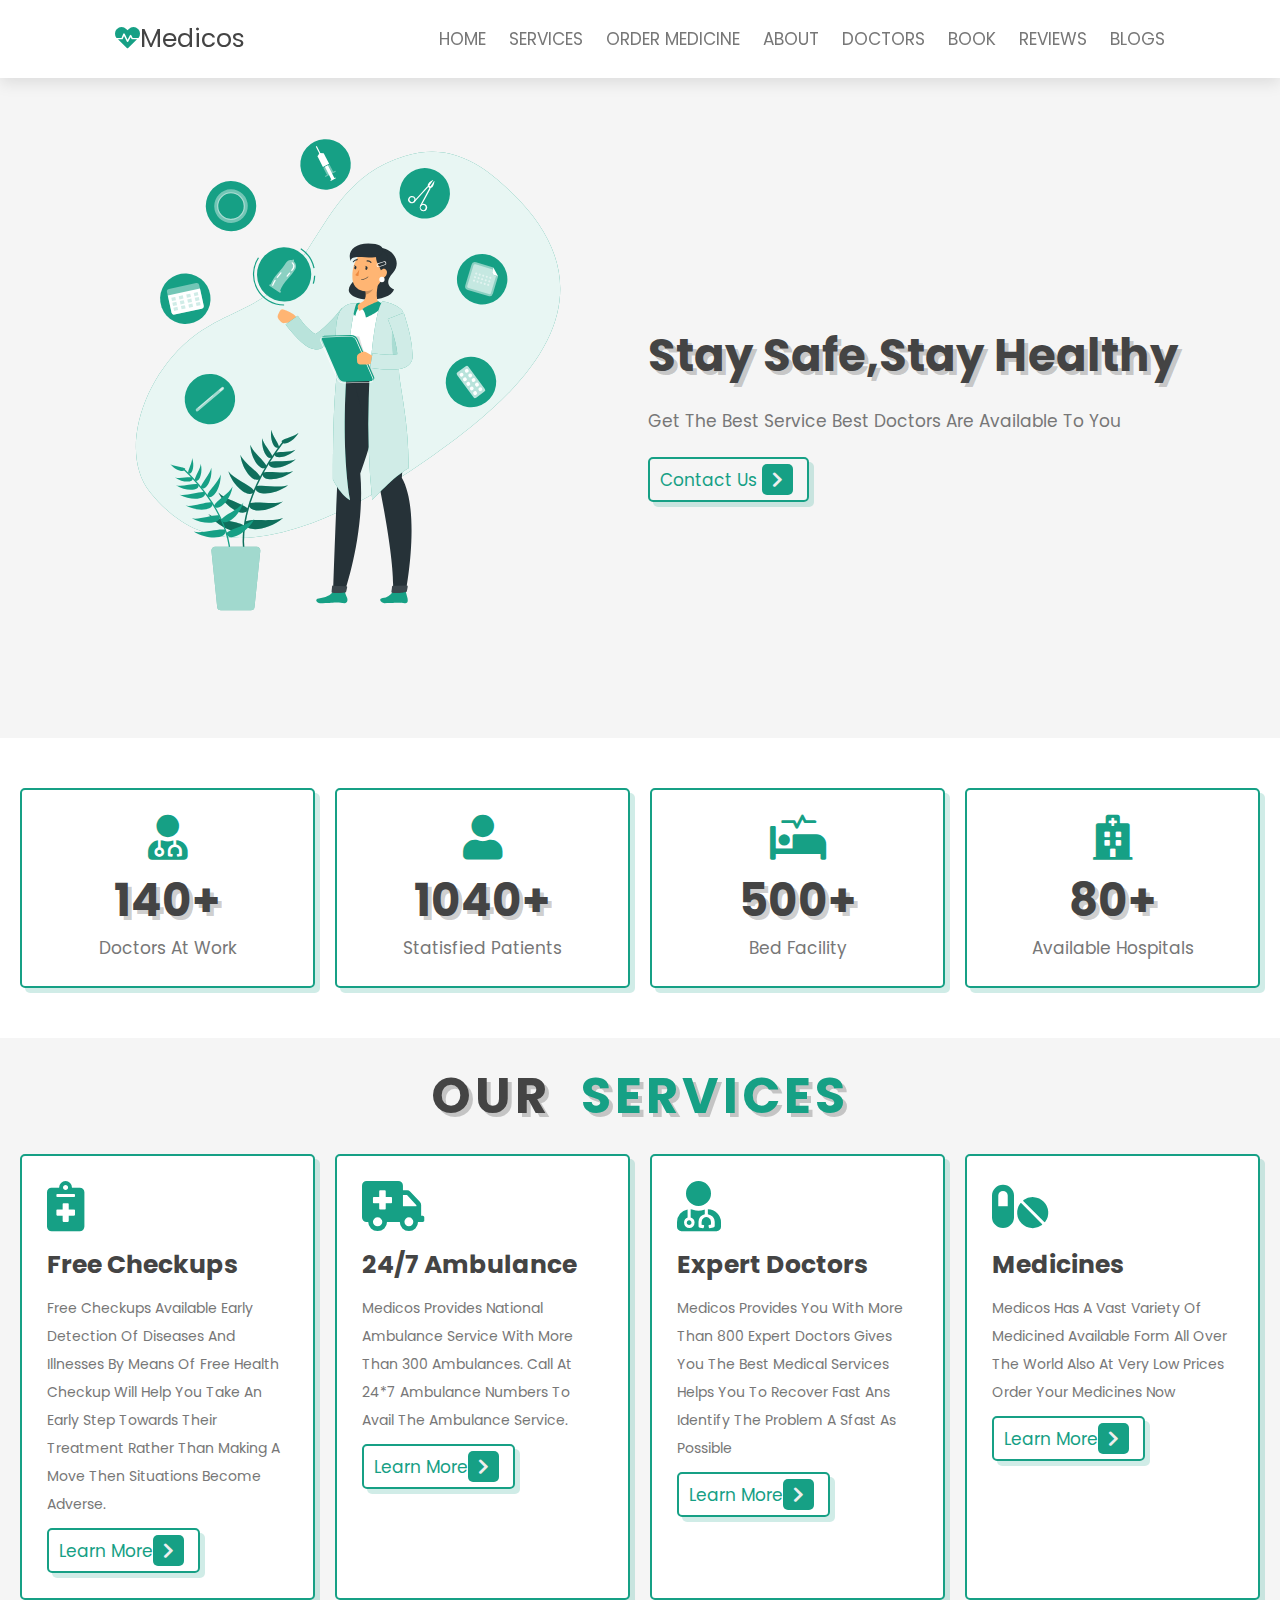
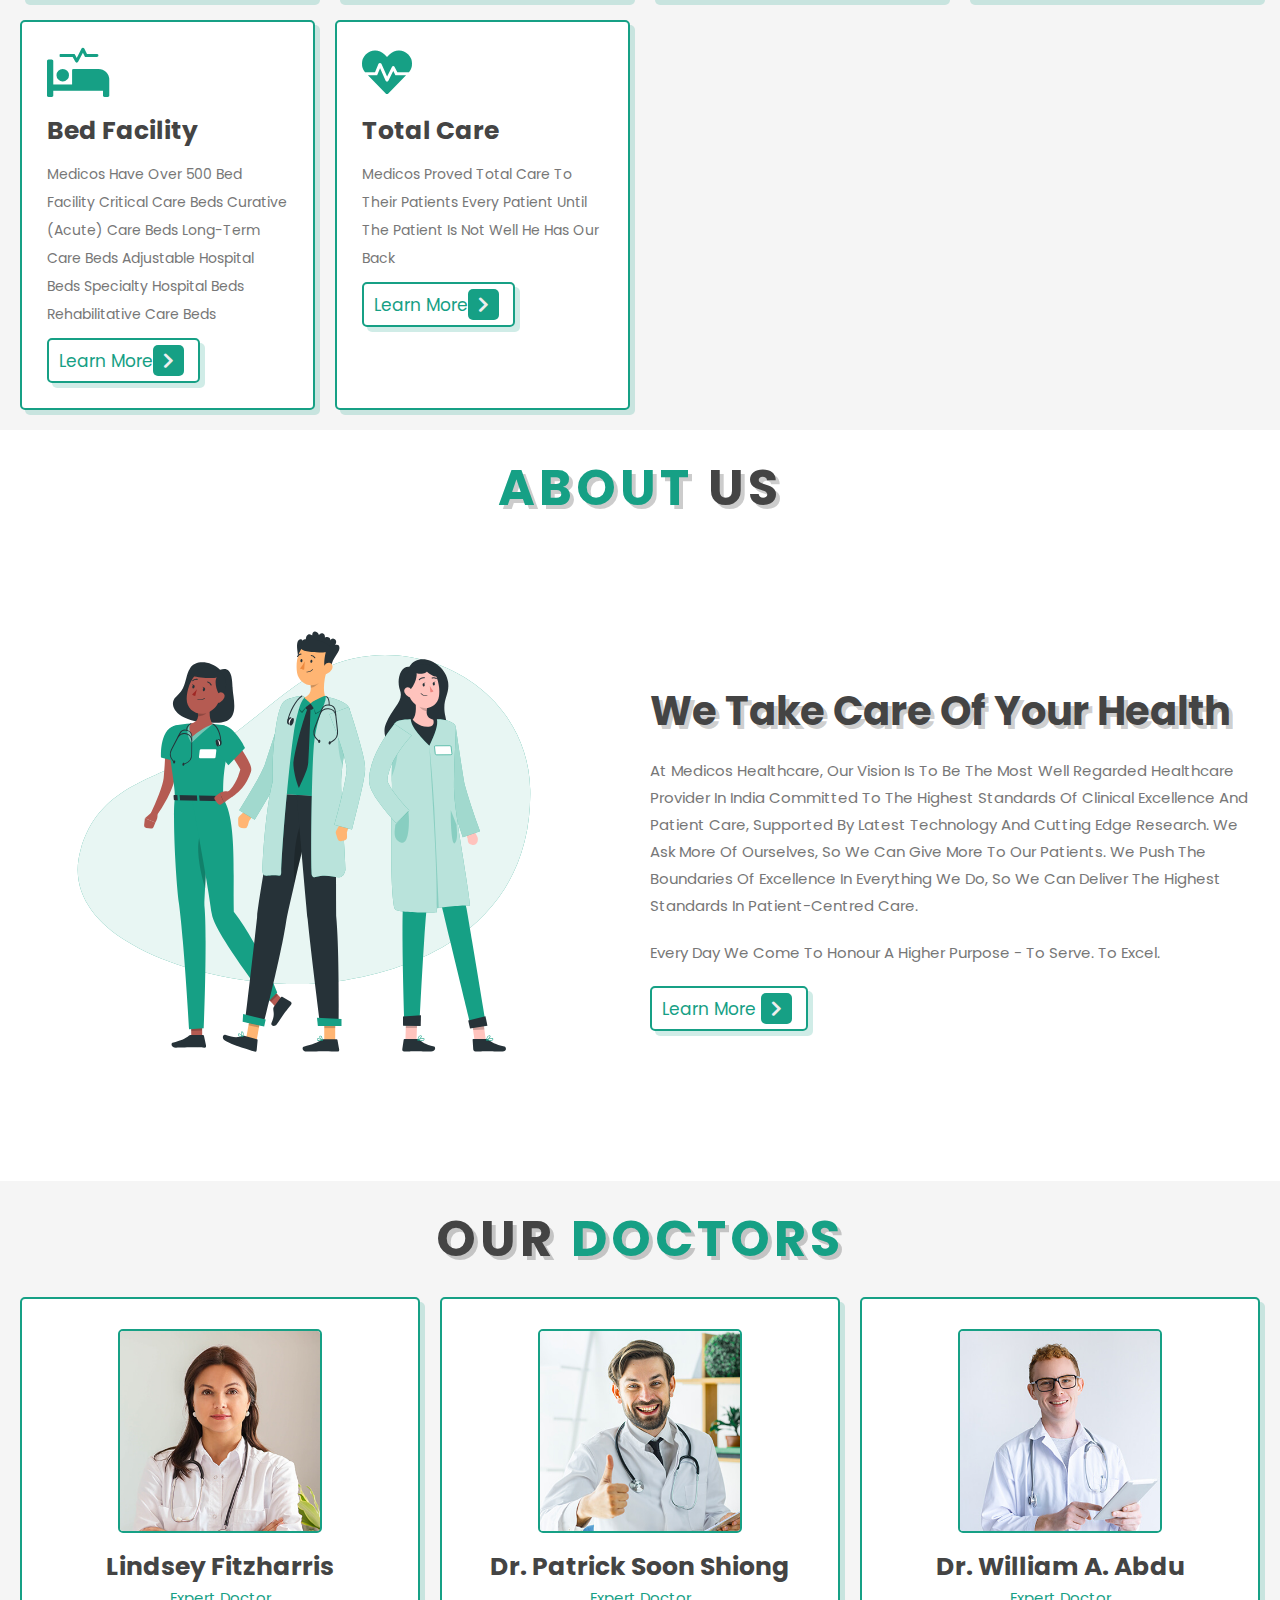
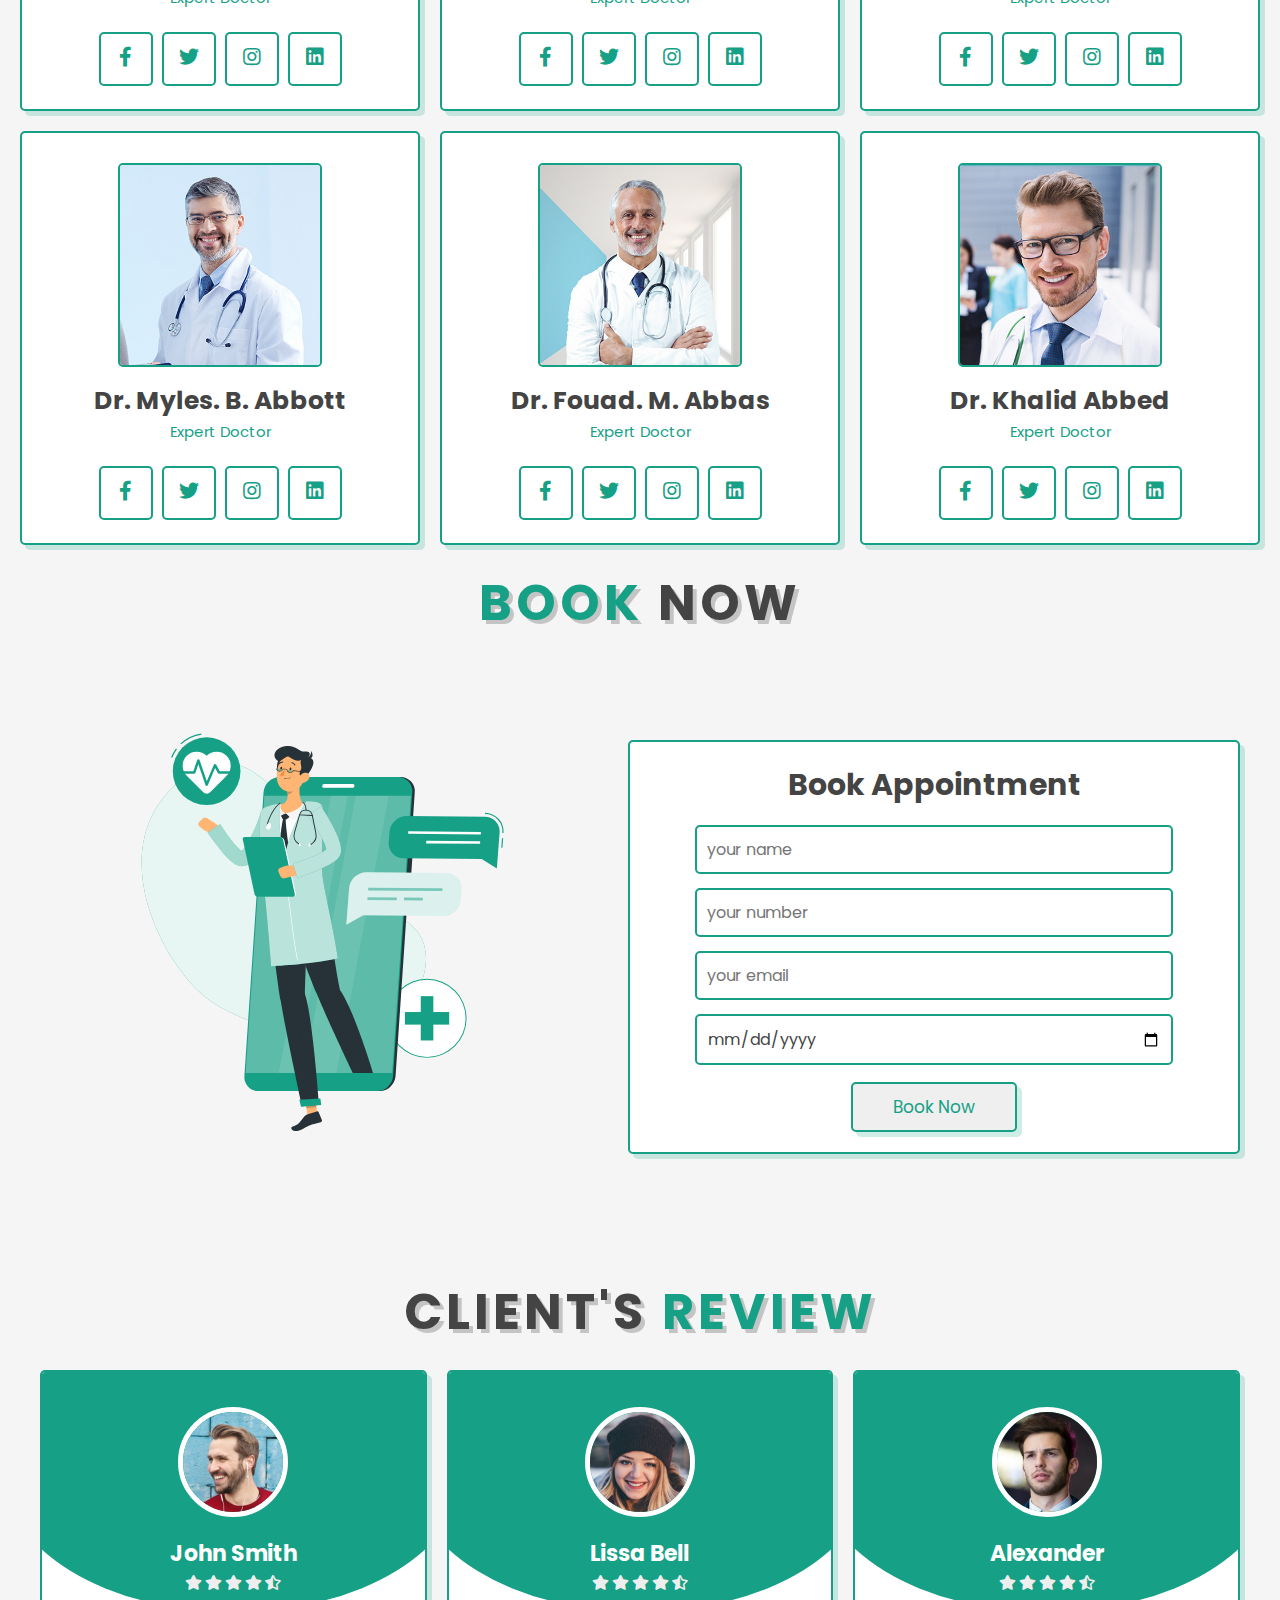
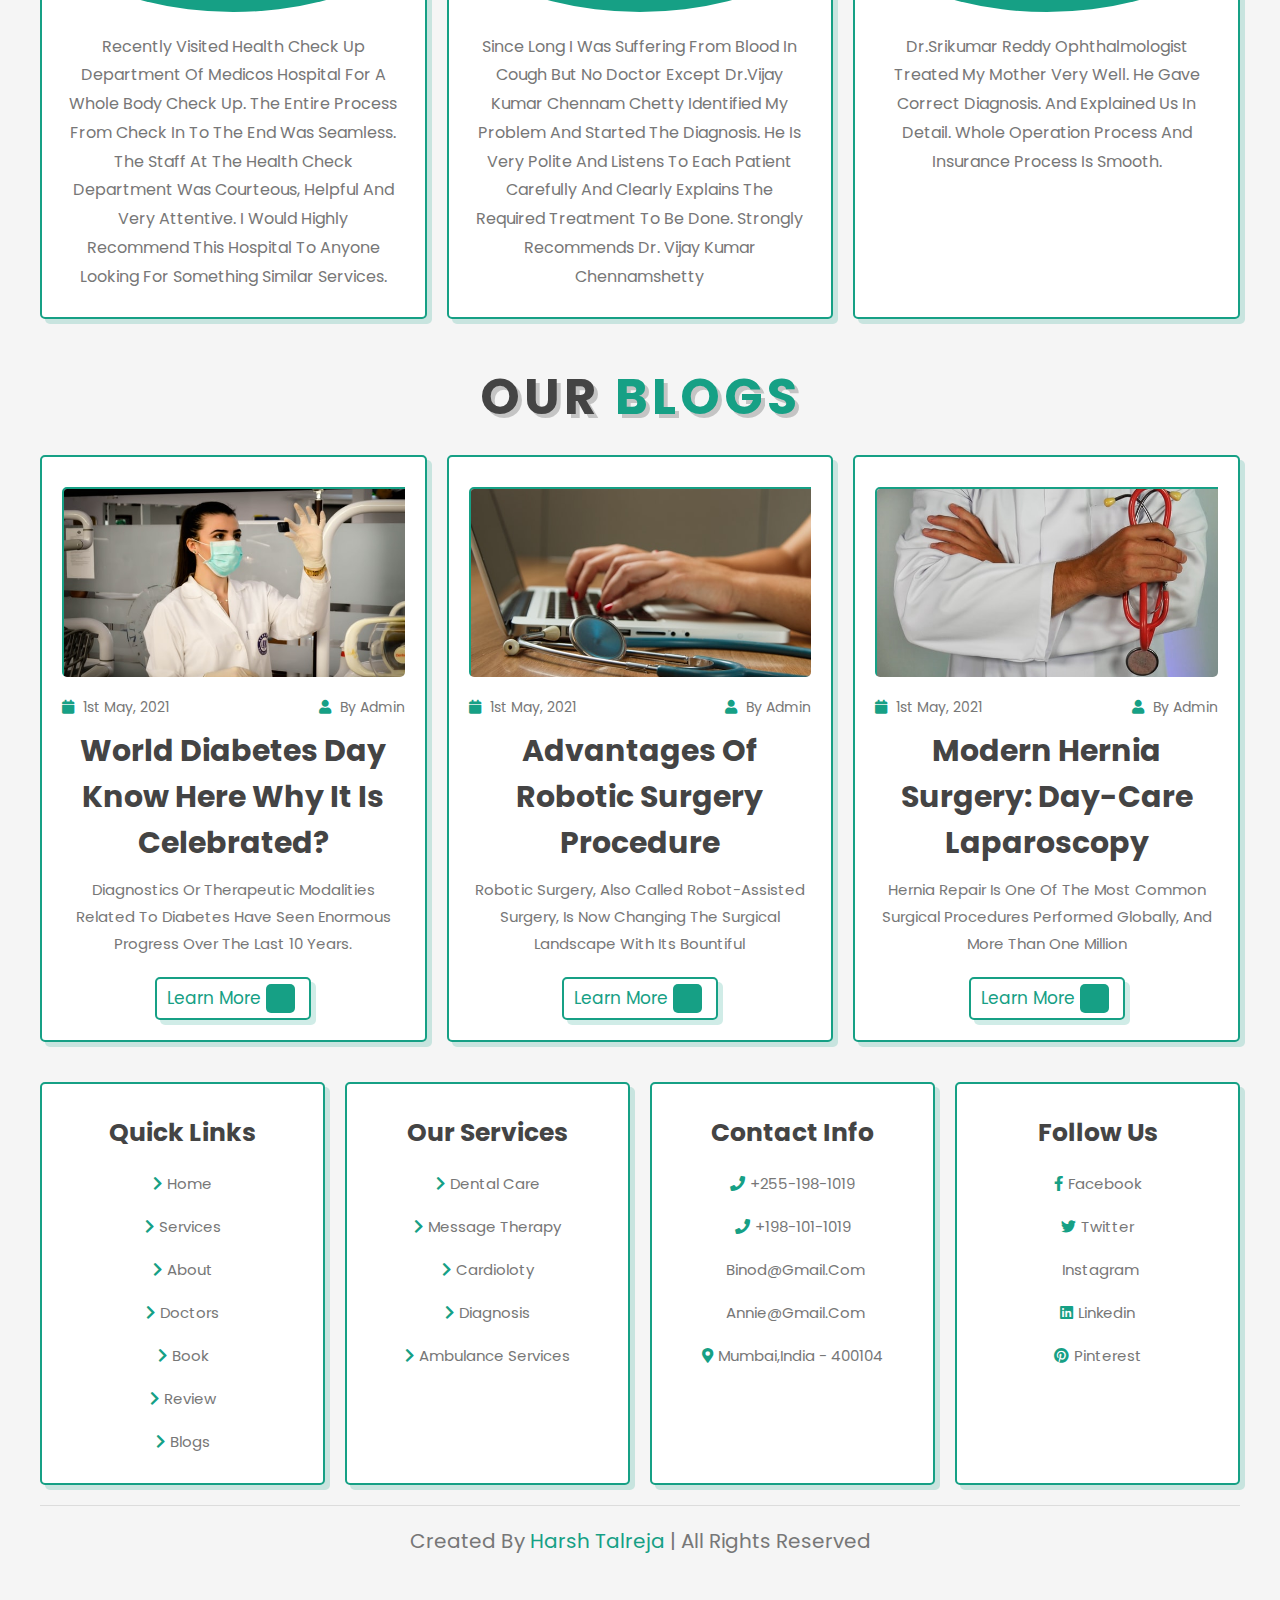
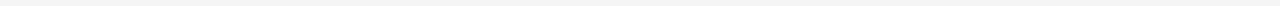
<file: index.html>
<!DOCTYPE html>
<html lang="en">
<head>
    <meta charset="UTF-8">
    <meta http-equiv="X-UA-Compatible" content="IE=edge">
    <meta name="viewport" content="width=device-width, initial-scale=1.0">
    <title>Document</title>
    <link rel="stylesheet" href="https://cdnjs.cloudflare.com/ajax/libs/font-awesome/5.15.4/css/all.min.css">
    <link rel="stylesheet" href="CSS/style.css">
</head>
<body>
    <header class="header">
    <a href="#" class="logo"><i class="fas fa-heartbeat"></i>Medicos</a>
    <nav class="navbar">
        <a href="#home">HOME</a>
        <a href="#SERVICES">SERVICES</a>
        <a href="./Medicine ordering/index.html" target="_blank">ORDER MEDICINE</a>
        <a href="#about">ABOUT</a>
        <a href="#doctors">DOCTORS</a>
        <a href="#book">BOOK</a>
        <a href="#review">REVIEWS</a>
        <a href="#blogs">BLOGS</a> 
    </nav>
    
    <div id="menu-btn" class="fas fa-bars"></div>
    </header>
    <section class="home" id="home">
        <div class = "image">
            <img src="image/home-img.svg" alt="">
        </div>
        <div class = "content">
            <h3>Stay safe,stay healthy</h3>
            <p>Get the best service best doctors are available to you</p>
            <a href="#" class="btn">Contact us <span class="fas fa-chevron-right"></span></a>
        </div>
    </section>
    <section class="icons-container">
        <div class="icons">
            <i class="fa fa-user-md"></i>
            <h3>140+</h3>
            <p>doctors at work</p>
        </div>
        <div class="icons">
            <i class="fa fa-user"></i>
            <h3>1040+</h3>
            <p>Statisfied patients</p>
        </div>
        <div class="icons">
            <i class="fa fa-procedures"></i>
            <h3>500+</h3>
            <p>bed facility</p>
        </div>
        <div class="icons">
            <i class="fas fa-hospital"></i>
            <h3>80+</h3>
            <p>available hospitals</p>
        </div>
    </section>
    <section class="services" id="SERVICES">
        <h1 class="heading">our<span>&nbsp services</span></h1>
        <div class="box-container">
            <div class="box">
                <i class="fa fa-notes-medical"></i>
                <h3>free checkups</h3> 
                <p>Free checkups available Early detection of diseases and illnesses by means of free health checkup will help you take an early step towards their treatment rather than making a move then situations become adverse.</p>
                <a href="#" class="btn">learn more<span class="fas fa-chevron-right"></span></a>
            </div>
            <div class="box">
                <i class="fa fa-ambulance"></i>
                <h3>24/7 ambulance</h3> 
                <p>Medicos provides National ambulance service with more than 300 ambulances. Call at 24*7 ambulance numbers to avail the ambulance service.</p>
                <a href="#" class="btn">learn more<span class="fas fa-chevron-right"></span></a>
            </div>
            <div class="box">
                <i class="fa fa-user-md"></i>
                <h3>expert doctors</h3> 
                <p>Medicos provides you with more than 800 expert doctors gives you the best medical services helps you to recover fast ans identify the problem a sfast as possible</p>
                <a href="#" class="btn">learn more<span class="fas fa-chevron-right"></span></a>
            </div>
            <div class="box">
                <i class="fa fa-pills"></i>
                <h3>medicines</h3> 
                <p>medicos has a vast variety of medicined available form all over the world also at very low prices order your medicines now</p>
                <a href="./Medicine ordering/index.html" target="_blank" class="btn">learn more<span class="fas fa-chevron-right"></span></a>
            </div>
            <div class="box">
                <i class="fa fa-procedures"></i>
                <h3>bed facility</h3> 
                <p>Medicos have over 500 bed facility Critical care beds
                    Curative (acute) care beds
                    Long-term care beds
                    Adjustable Hospital Beds
                    Specialty Hospital Beds
                    Rehabilitative care beds</p>
                <a href="#" class="btn">learn more<span class="fas fa-chevron-right"></span></a>
            </div>
            <div class="box">
                <i class="fa fa-heartbeat"></i>
                <h3>total care</h3> 
                <p>Medicos proved total care to their patients every patient until the patient is not well he has our back</p>
                <a href="#" class="btn">learn more<span class="fas fa-chevron-right"></span></a>
            </div>
        </div>
    </section>
    <section class="about" id="about">
        <h1 class="heading"><span>about</span> us </h1>
        <div class="row">
            <div class="image">
                <img src="image/about-img.svg" alt="">
            </div>
            <div class="content">
                <h3>we take care of your health</h3>
                <p>At Medicos Healthcare, our vision is to be the most well regarded healthcare provider in India committed to the highest standards of clinical excellence and patient care, supported by latest technology and cutting edge research.
                    We ask more of ourselves, so we can give more to our patients. We push the boundaries of excellence in everything we do, so we can deliver the highest standards in patient-centred care.</p>
                <p>Every day we come to honour a higher purpose - To serve. To excel.</p>
                <a href="#" class="btn">learn more <span class="fas fa-chevron-right"></span></a>
            </div>
        </div>
    </section>
    <section class="doctors" id="doctors">
        <h1 class="heading"> our <span>doctors</span> </h1>
        <div class="box-container">
            <div class="box">
                <img src="image/doc-1.jpg" alt="">
                <h3>Lindsey Fitzharris</h3>
                <span>expert doctor</span>
                <div class="share">
                    <a href="#" class="fab fa-facebook-f"></a>
                    <a href="#" class="fab fa-twitter"></a>
                    <a href="#" class="fab fa-instagram"></a>
                    <a href="#" class="fab fa-linkedin"></a>
                </div>
            </div>
            <div class="box">
                <img src="image/doc-2.jpg" alt="">
                <h3>Dr. Patrick Soon Shiong</h3>
                <span>expert doctor</span>
                <div class="share">
                    <a href="#" class="fab fa-facebook-f"></a>
                    <a href="#" class="fab fa-twitter"></a>
                    <a href="#" class="fab fa-instagram"></a>
                    <a href="#" class="fab fa-linkedin"></a>
                </div>
            </div>
            <div class="box">
                <img src="image/doc-3.jpg" alt="">
                <h3>Dr. William A. Abdu</h3>
                <span>expert doctor</span>
                <div class="share">
                    <a href="#" class="fab fa-facebook-f"></a>
                    <a href="#" class="fab fa-twitter"></a>
                    <a href="#" class="fab fa-instagram"></a>
                    <a href="#" class="fab fa-linkedin"></a>
                </div>
            </div>
            <div class="box">
                <img src="image/doc-4.jpg" alt="">
                <h3>Dr. Myles. B. Abbott</h3>
                <span>expert doctor</span>
                <div class="share">
                    <a href="#" class="fab fa-facebook-f"></a>
                    <a href="#" class="fab fa-twitter"></a>
                    <a href="#" class="fab fa-instagram"></a>
                    <a href="#" class="fab fa-linkedin"></a>
                </div>
            </div>
            <div class="box">
                <img src="image/doc-5.jpg" alt="">
                <h3>Dr. Fouad. M. Abbas</h3>
                <span>expert doctor</span>
                <div class="share">
                    <a href="#" class="fab fa-facebook-f"></a>
                    <a href="#" class="fab fa-twitter"></a>
                    <a href="#" class="fab fa-instagram"></a>
                    <a href="#" class="fab fa-linkedin"></a>
                </div>
            </div>
            <div class="box">
                <img src="image/doc-6.jpg" alt="">
                <h3> Dr. Khalid Abbed</h3>
                <span>expert doctor</span>
                <div class="share">
                    <a href="#" class="fab fa-facebook-f"></a>
                    <a href="#" class="fab fa-twitter"></a>
                    <a href="#" class="fab fa-instagram"></a>
                    <a href="#" class="fab fa-linkedin"></a>
                </div>
            </div>
        </div>
        <section class="book" id="book">
            <h1 class="heading"> <span>book</span> now </h1>    
            <div class="row">
                <div class="image">
                    <img src="image/book-img.svg" alt="">
                </div>
                <form action="">
                    <h3>book appointment</h3>
                    <input type="text" placeholder="your name" class="box">
                    <input type="number" placeholder="your number" class="box">
                    <input type="email" placeholder="your email" class="box">
                    <input type="date" class="box">
                    <input type="submit" value="book now" class="btn">
                </form>
            </div>
        </section>
        <section class="review" id="review">
            <h1 class="heading"> client's <span>review</span> </h1>
            <div class="box-container">
                <div class="box">
                    <img src="image/pic-1.png" alt="">
                    <h3>John smith</h3>
                    <div class="stars">
                        <i class="fas fa-star"></i>
                        <i class="fas fa-star"></i>
                        <i class="fas fa-star"></i>
                        <i class="fas fa-star"></i>
                        <i class="fas fa-star-half-alt"></i>
                    </div>
                    <p class="text">Recently visited health check up department of Medicos Hospital for a whole body check up. The entire process from check in to the end was seamless. The staff at the health check department was courteous, helpful and very attentive. I would highly recommend this hospital to anyone looking for something similar services.</p>
                </div>
                <div class="box">
                    <img src="image/pic-2.png" alt="">
                    <h3>lissa bell</h3>
                    <div class="stars">
                        <i class="fas fa-star"></i>
                        <i class="fas fa-star"></i>
                        <i class="fas fa-star"></i>
                        <i class="fas fa-star"></i>
                        <i class="fas fa-star-half-alt"></i>
                    </div>
                    <p class="text">Since long i was suffering from blood in cough but no doctor except Dr.Vijay kumar chennam chetty identified my problem and started the diagnosis. He is very polite and listens to each patient carefully and clearly explains the required treatment to be done. Strongly recommends dr. Vijay kumar Chennamshetty</p>
                </div>
                <div class="box">
                    <img src="image/pic-3.png" alt="">
                    <h3>Alexander</h3>
                    <div class="stars">
                        <i class="fas fa-star"></i>
                        <i class="fas fa-star"></i>
                        <i class="fas fa-star"></i>
                        <i class="fas fa-star"></i>
                        <i class="fas fa-star-half-alt"></i>
                    </div>
                    <p class="text">Dr.Srikumar reddy ophthalmologist treated my mother very well. He gave correct diagnosis. And explained us in detail. Whole operation process and insurance process is smooth.</p>
                </div>
            </div>
        </section>
        <section class="blogs" id="blogs">
            <h1 class="heading"> our <span>blogs</span> </h1>
            <div class="box-container">
                <div class="box">
                    <div class="image">
                        <img src="image/blog-1.jpg" alt="">
                    </div>
                    <div class="content">
                        <div class="icon">
                            <a href="#"> <i class="fas fa-calendar"></i> 1st may, 2021 </a>
                            <a href="#"> <i class="fas fa-user"></i> by admin </a>
                        </div>
                        <h3>World Diabetes Day Know Here Why It Is Celebrated?</h3>
                        <p>Diagnostics or therapeutic modalities related to diabetes have seen enormous progress over the last 10 years.
                        </p>
                        <a href="#" class="btn"> learn more <span class="fas fa-chevron-right"></span> </a>
                    </div>
                </div>
                <div class="box">
                    <div class="image">
                        <img src="image/blog-2.jpg" alt="">
                    </div>
                    <div class="content">
                        <div class="icon">
                            <a href="#"> <i class="fas fa-calendar"></i> 1st may, 2021 </a>
                            <a href="#"> <i class="fas fa-user"></i> by admin </a>
                        </div>
                        <h3>Advantages of Robotic Surgery Procedure</h3>
                        <p> Robotic surgery, also called robot-assisted surgery, is now changing the surgical landscape with its bountiful</p>
                        <a href="#" class="btn"> learn more <span class="fas fa-chevron-right"></span> </a>
                    </div>
                </div>
                <div class="box">
                    <div class="image">
                        <img src="image/blog-3.jpg" alt="">
                    </div>
                    <div class="content">
                        <div class="icon">
                            <a href="#"> <i class="fas fa-calendar"></i> 1st may, 2021 </a>
                            <a href="#"> <i class="fas fa-user"></i> by admin </a>
                        </div>
                        <h3>Modern Hernia Surgery: Day-Care Laparoscopy</h3>
                        <p>
                            Hernia repair is one of the most common surgical procedures performed globally, and more than one million</p>
                        <a href="#" class="btn"> learn more <span class="fas fa-chevron-right"></span> </a>
                    </div>
                </div>
            </div>
        </section>
        <section class="footer">
            <div class="box-container">
                <div class="box">
                    <h3>quick links</h3>
                    <a href="#"><i class="fas fa-chevron-right"></i>home</a>
                    <a href="#"><i class="fas fa-chevron-right"></i>Services</a>
                    <a href="#"><i class="fas fa-chevron-right"></i>about</a>
                    <a href="#"><i class="fas fa-chevron-right"></i>doctors</a>
                    <a href="#"><i class="fas fa-chevron-right"></i>book</a>
                    <a href="#"><i class="fas fa-chevron-right"></i>review</a>
                    <a href="#"><i class="fas fa-chevron-right"></i>blogs</a>
                </div>
                <div class="box">
                    <h3>our services</h3>
                    <a href="#"><i class="fas fa-chevron-right"></i>dental care</a>
                    <a href="#"><i class="fas fa-chevron-right"></i>message therapy</a>
                    <a href="#"><i class="fas fa-chevron-right"></i>cardioloty</a>
                    <a href="#"><i class="fas fa-chevron-right"></i>diagnosis</a>
                    <a href="#"><i class="fas fa-chevron-right"></i>ambulance services</a>
                </div>
                <div class="box">
                    <h3>contact info</h3>
                    <a href="#"><i class="fas fa-phone"></i>+255-198-1019</a>
                    <a href="#"><i class="fas fa-phone"></i>+198-101-1019</a>
                    <a href="#"><i class="fas fa-envolope"></i>binod@gmail.com</a>
                    <a href="#"><i class="fas fa-envolope"></i>annie@gmail.com</a>
                    <a href="#"><i class="fas fa-map-marker-alt"></i>mumbai,india - 400104</a>
                </div>
                <div class="box">
                    <h3>follow us</h3>
                    <a href="#"><i class="fab fa-facebook-f"></i>facebook</a>
                    <a href="#"><i class="fab fa-twitter"></i>twitter</a>
                    <a href="#"><i class="fab fa-instragram"></i>instagram</a>
                    <a href="#"><i class="fab fa-linkedin"></i>linkedin</a>
                    <a href="#"><i class="fab fa-pinterest"></i>pinterest</a>
                </div>
            </div>
            <div class="credit">created by <span>harsh talreja</span> | all rights reserved</div>
        </section>
<script src="JS/script.js"></script>
</body>
</html>
</file>
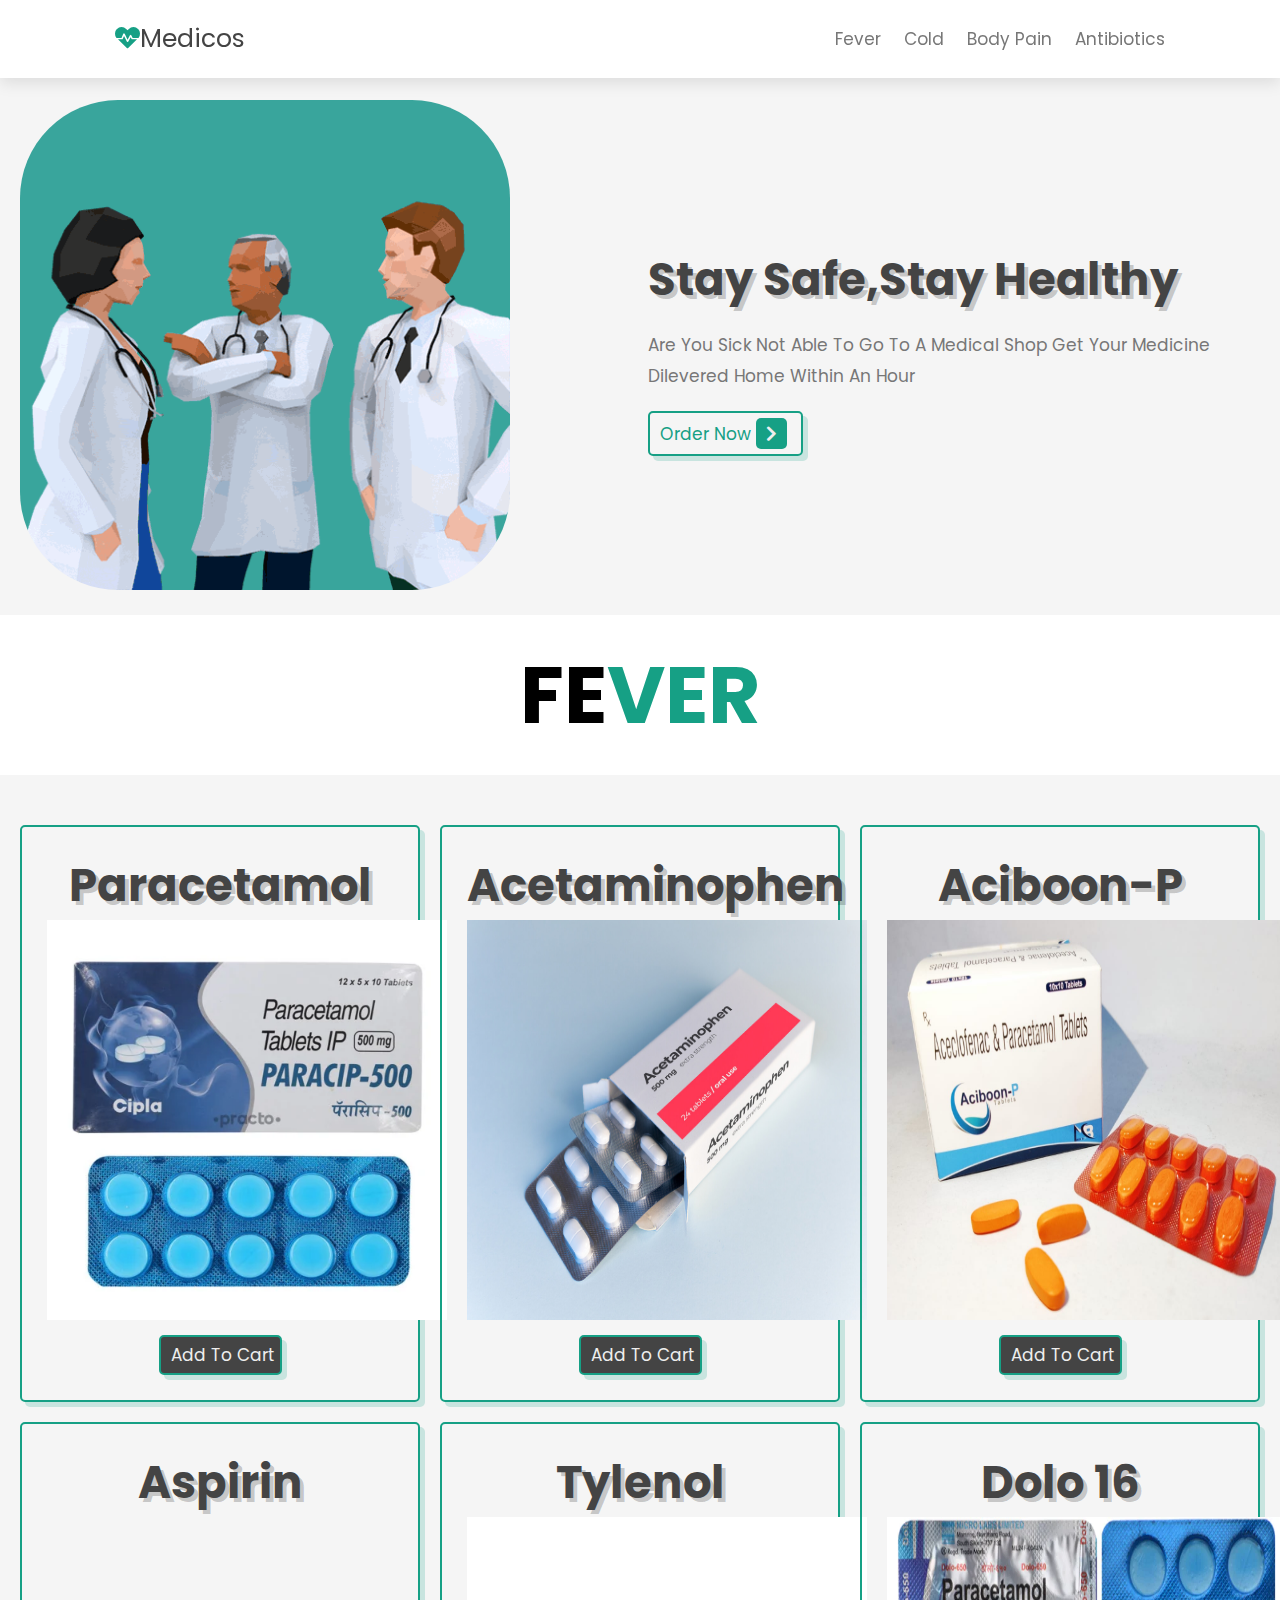
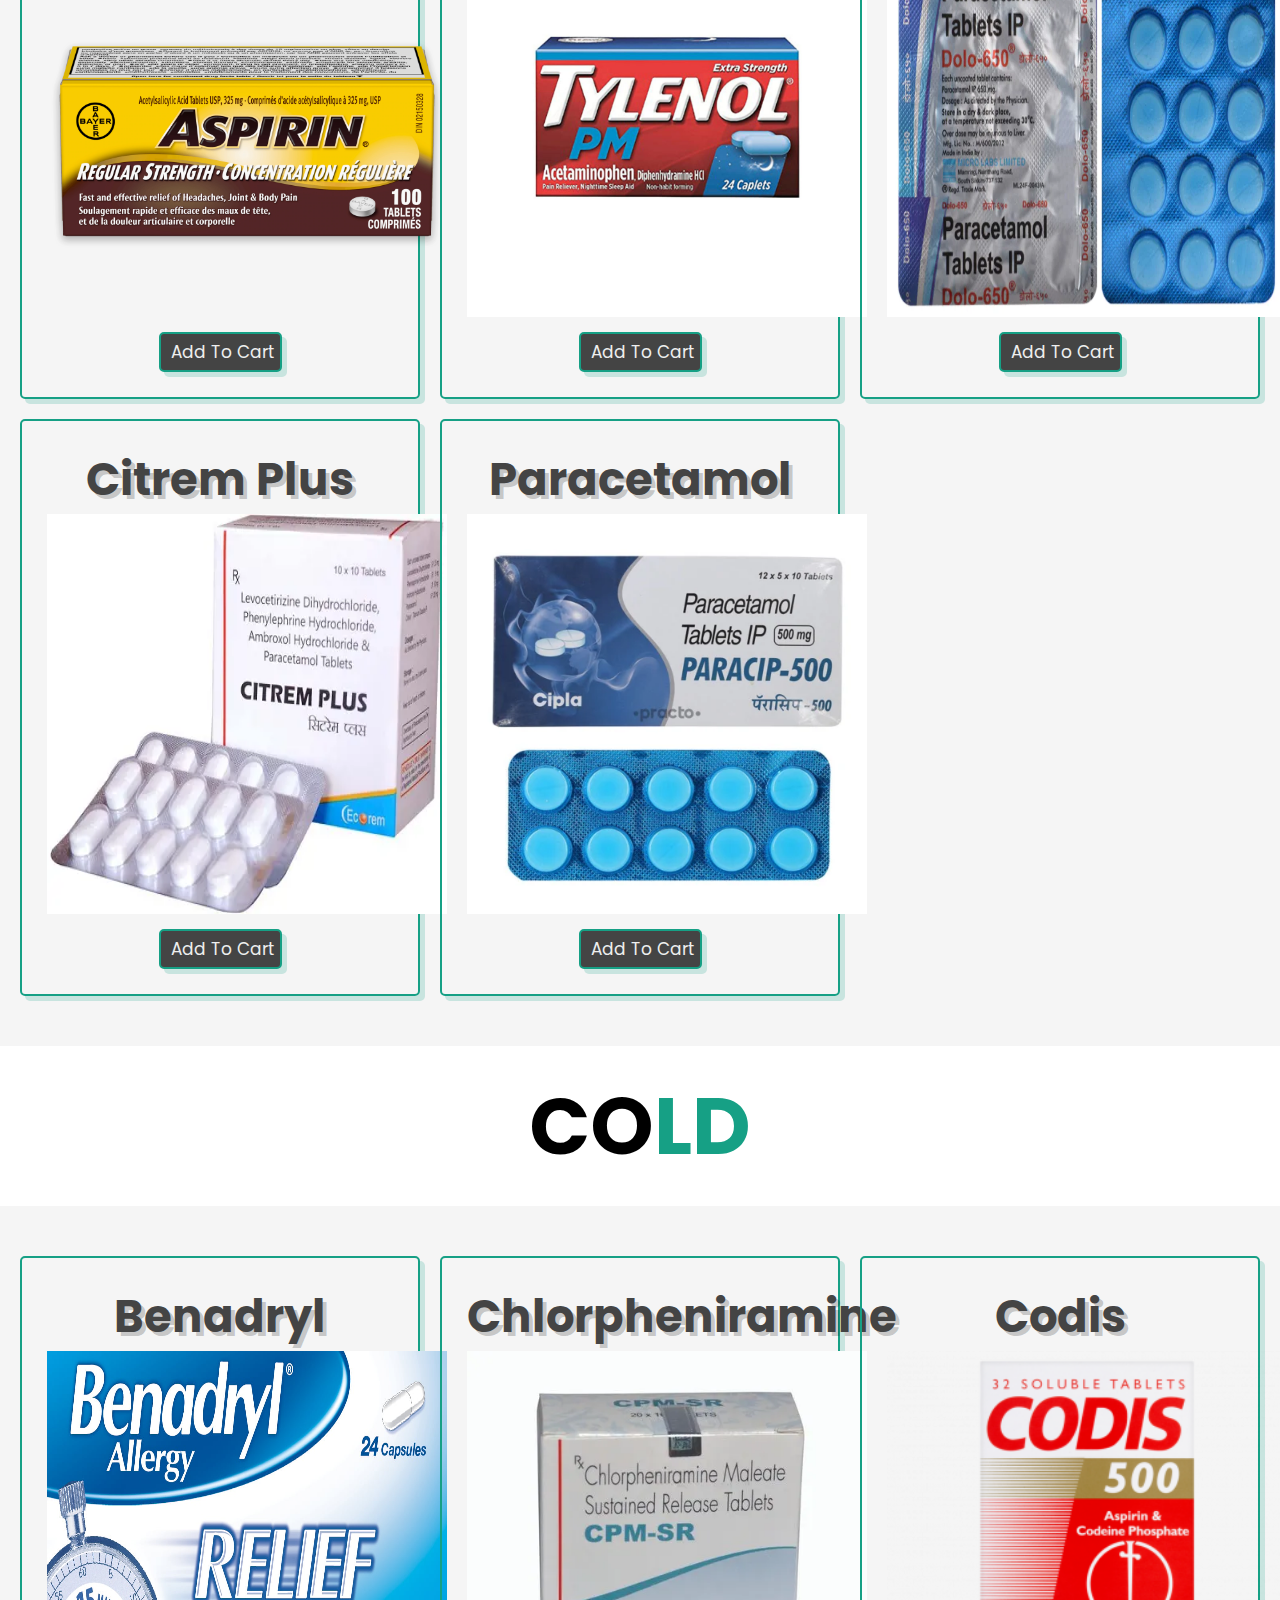
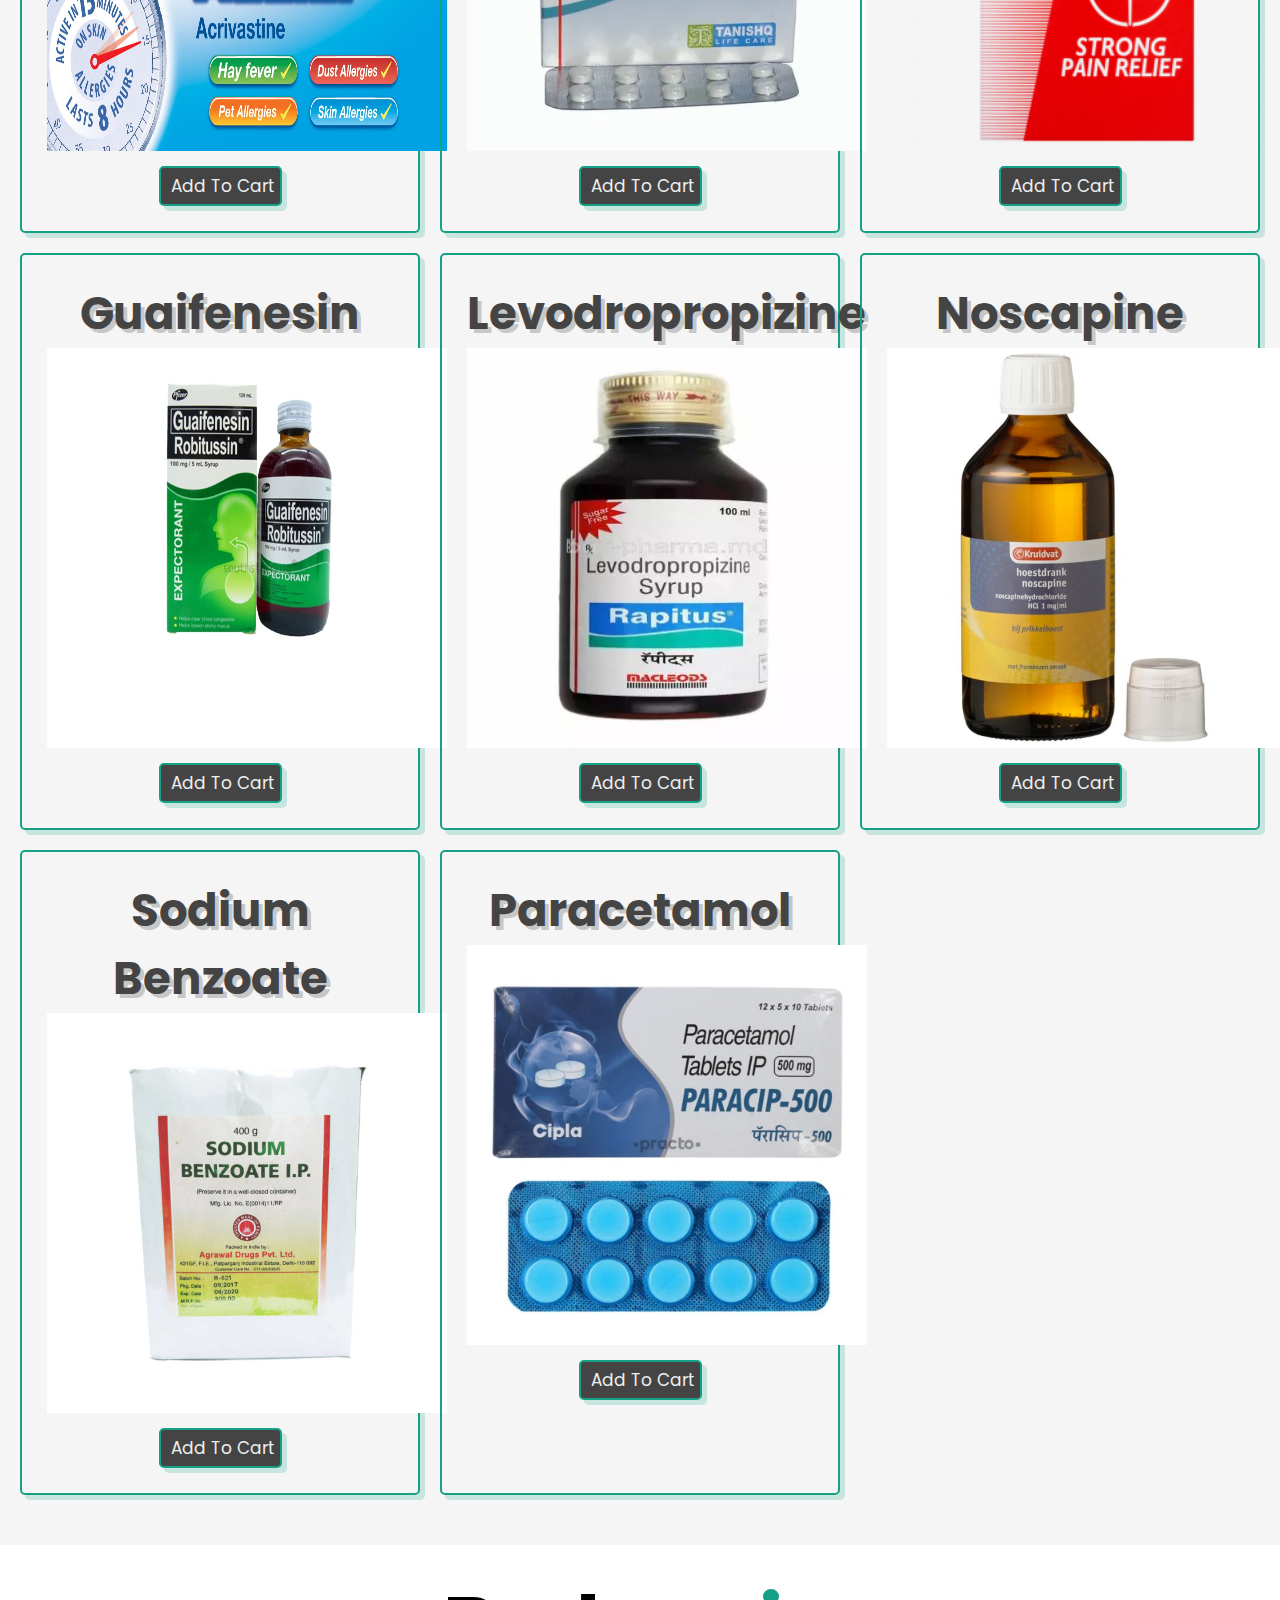
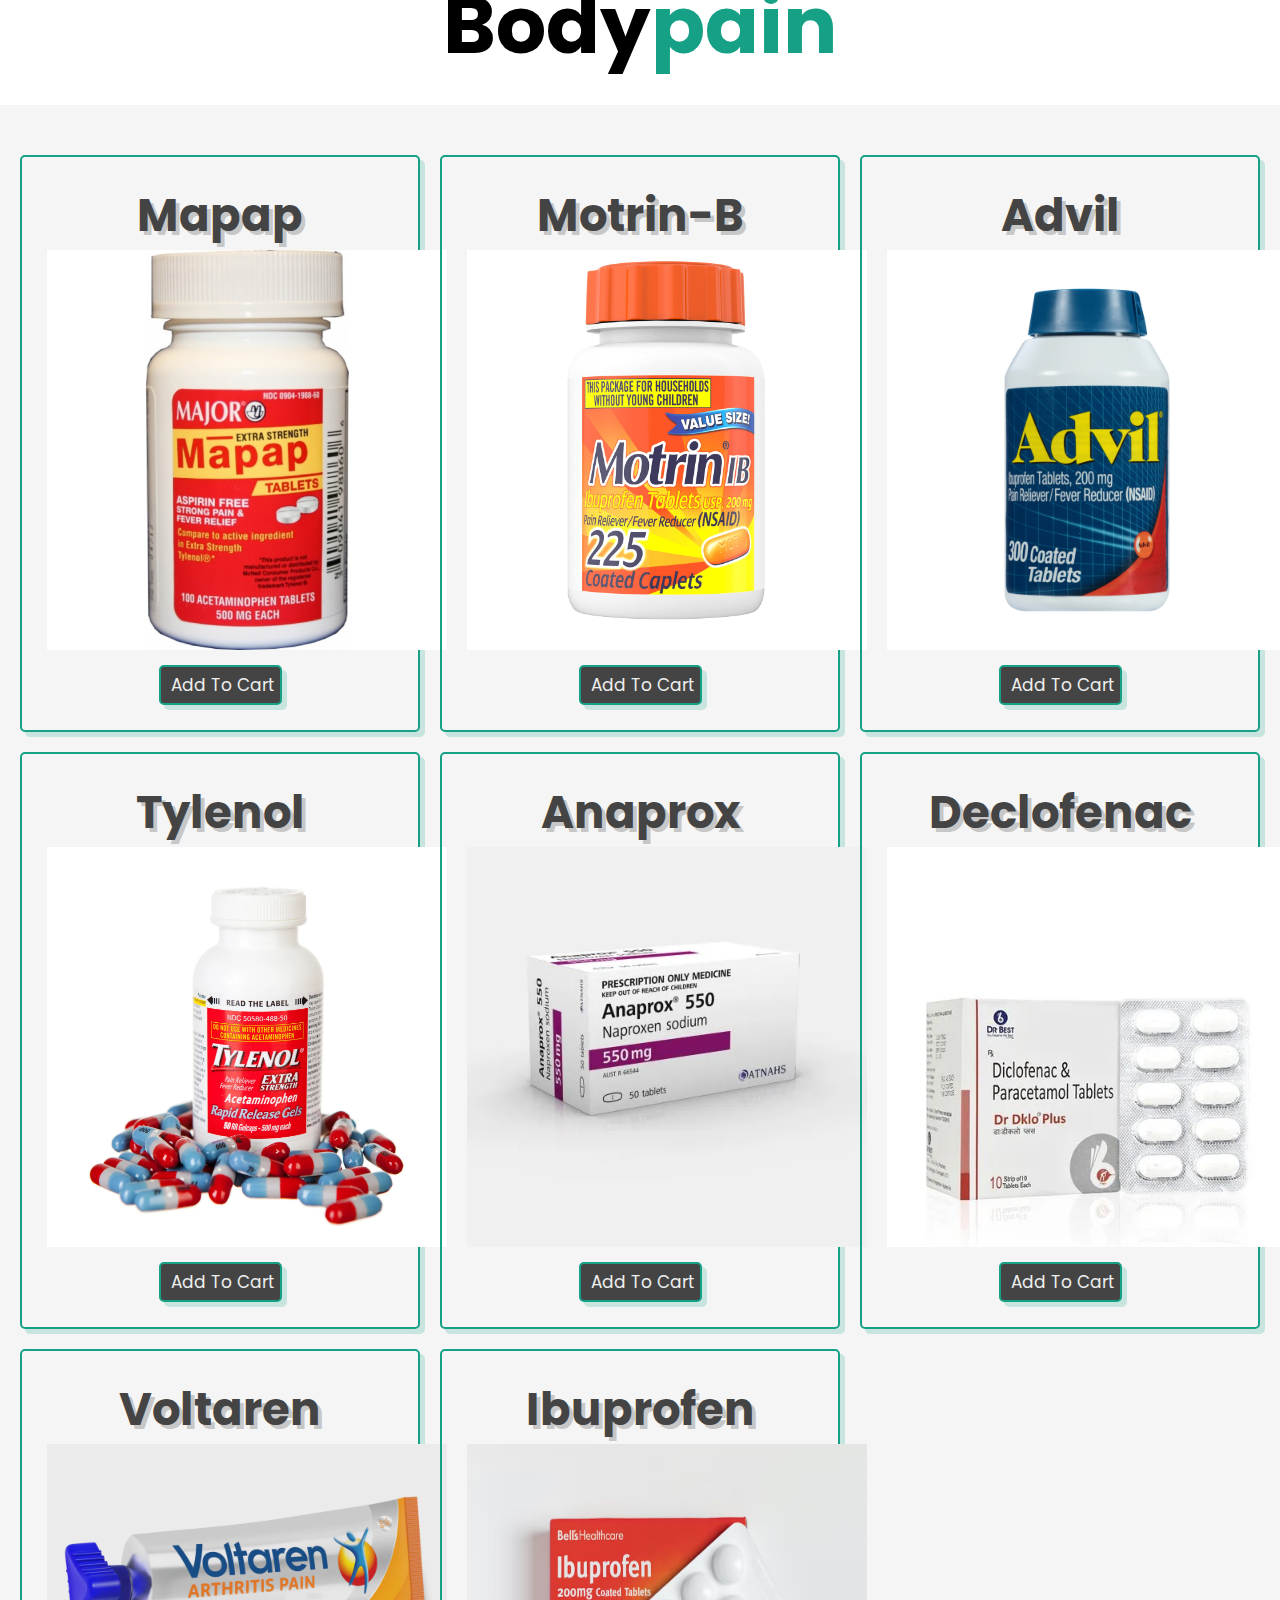
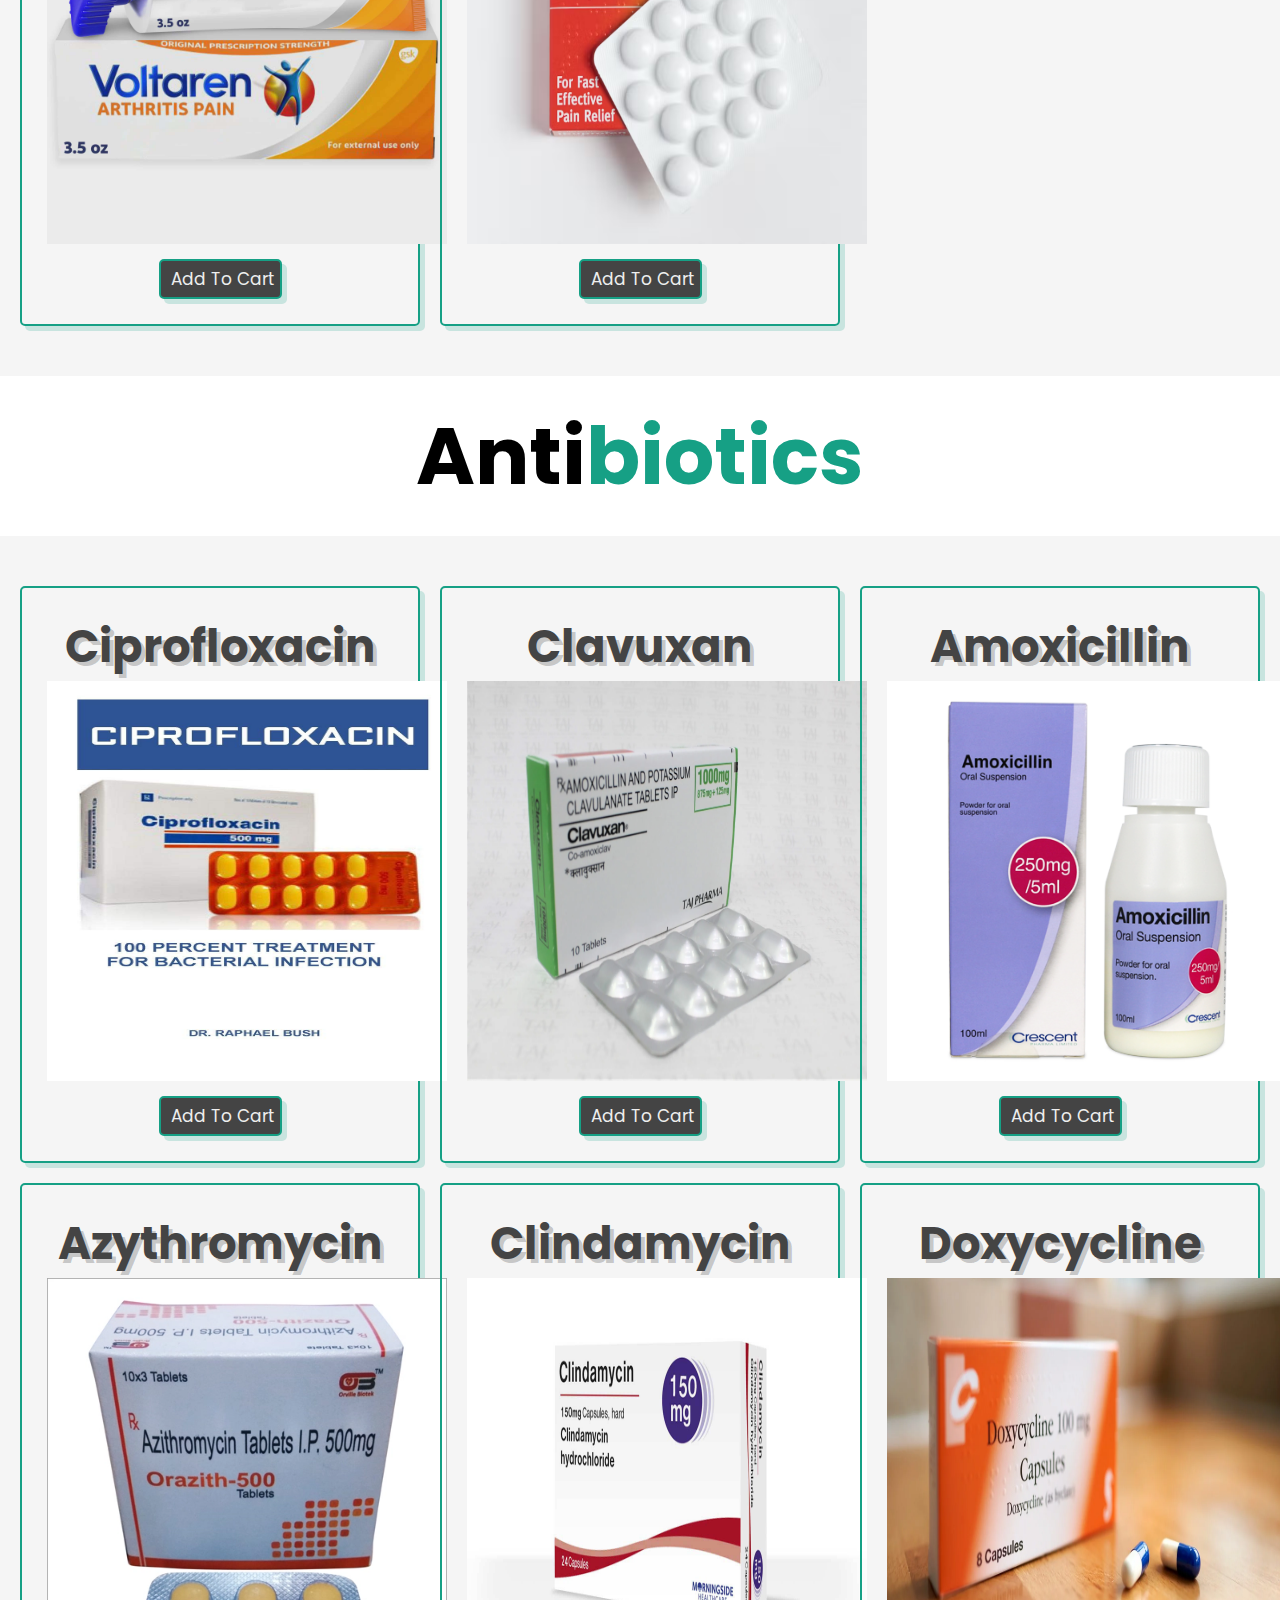
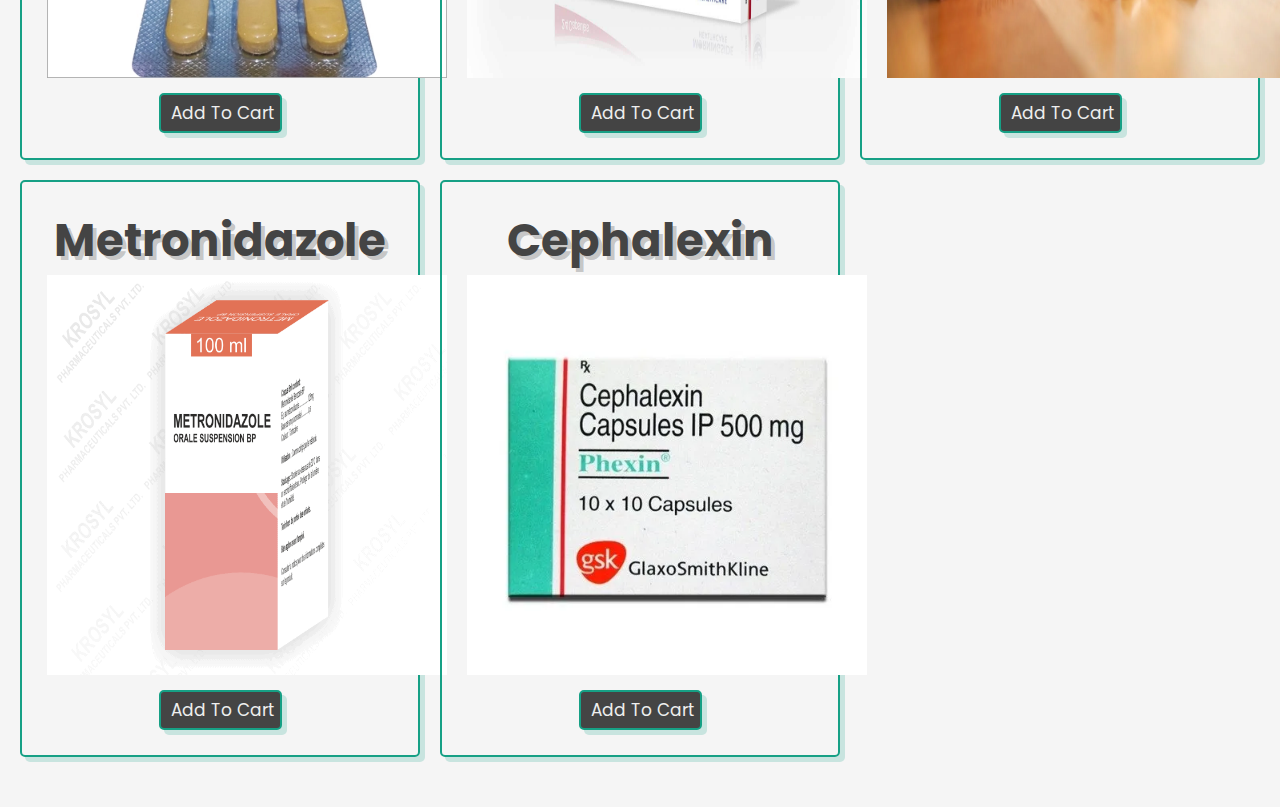
<file: Medicine ordering/index.html>
<!DOCTYPE html>
<html lang="en">
<head>
    <meta charset="UTF-8">
    <meta http-equiv="X-UA-Compatible" content="IE=edge">
    <meta name="viewport" content="width=device-width, initial-scale=1.0">
    <title>Document</title>
    <link rel="stylesheet" href="https://cdnjs.cloudflare.com/ajax/libs/font-awesome/5.15.4/css/all.min.css">
    <link rel="stylesheet" href="./css/style.css">
</head>
<body>
    <header class="header">
        <a href="#" class="logo"><i class="fas fa-heartbeat"></i>Medicos</a>
        <nav class="navbar">
            <a class="fever-nav" href="#fever">Fever</a>
            <a class="cold-nav" href="#COLD">Cold</a>
            <a class="body-pain-nav" href="#PAIN">Body Pain</a>
            <a class="antibiotics-nav" href="#anti">Antibiotics</a>
        </nav>
    </header>
    <section class="home" id="home">
        <div class = "image">
            <img src="./images/Doctors/5f6c0d2b0068f5bf1bffa315fd1956d7.gif" alt="">
        </div>
        <div class = "content">
            <h3>Stay safe,stay healthy</h3>
            <p>Are you sick not able to go to a medical shop get your medicine dilevered home within an hour
            </p>
            <a href="#fever" class="btn">Order Now <span class="fas fa-chevron-right"></span></a>
        </div>
    </section>
    <section id="fever" class="fever-heading"><h1>FE<span>VER</</span></h1></i></section>
    <section class="icons-container">
        <div class="icons">
        <h3>Paracetamol</h3>
        <img src="./images/Feaver/500mg-paracetamol-tablet-500x500.webp" alt="">
        <button class="btn"><a href="#">Add to cart</a></button>
        </div>
        <div class="icons"> 
            <h3>Acetaminophen</h3>
            <img src="./images/Feaver/Acetaminophen.jpg" alt="">
            <button class="btn"><a href="#">Add to cart</a></button>
        </div>
        <div class="icons">
            <h3>Aciboon-p</h3>
            <img src="./images/Feaver/ACIBOON-P.jpeg" alt="">
            <button class="btn"><a href="#">Add to cart</a></button>
        </div>
        <div class="icons">
            <h3>Aspirin</h3>
            <img src="./images/Feaver/Aspirin-Regular-strength-325mg-100ct-carton_0.webp" alt="">
            <button class="btn"><a href="#">Add to cart</a></button>
        </div>    
        <div class="icons">
            <h3>Tylenol</h3>
            <img src="./images/Feaver/Tylenol.jpg" alt="">
            <button class="btn"><a href="#">Add to cart</a></button>
        </div>
        <div class="icons">
            <h3>Dolo 16</h3>
            <img src="./images/Feaver/dolo-sixteen_nine.webp" alt="">
            <button class="btn"><a href="#">Add to cart</a></button>
        </div>        
        <div class="icons">
            <h3>Citrem plus</h3>
            <img src="./images/Feaver/Citrem-Plus.jpg.jfif" alt="">
            <button class="btn"><a href="#">Add to cart</a></button>
        </div>    
        <div class="icons">
            <h3>Paracetamol</h3>
            <img src="./images/Feaver/500mg-paracetamol-tablet-500x500.webp" alt="">
            <button class="btn"><a href="#">Add to cart</a></button>
        </div>    
    </section>
    
    
    
    <section id="COLD" class="fever-heading"><h1>CO<span>LD</</span></h1></i></section>
    <section id="cold" class="icons-container">
        <div class="icons">
        <h3>benadryl</h3>
        <img src="./images/Cold/benadrylallergyrelief_24s_front.jpg" alt="">
        <button class="btn"><a href="#">Add to cart</a></button>
        </div>
        <div class="icons"> 
            <h3>chlorpheniramine</h3>
            <img src="./images/Cold/chlorpheniramine-maleate-sustained-release-tablets-500x500.webp" alt="">
            <button class="btn"><a href="#">Add to cart</a></button>
        </div>
        <div class="icons">
            <h3>codis</h3>
            <img src="./images/Cold/codis-500webp.webp" alt="">
            <button class="btn"><a href="#">Add to cart</a></button>
        </div>
        <div class="icons">
            <h3>Guaifenesin</h3>
            <img src="./images/Cold/Guaifenesin.jpg" alt="">
            <button class="btn"><a href="#">Add to cart</a></button>
        </div>    
        <div class="icons">
            <h3>levodropropizine</h3>
            <img src="./images/Cold/levodropropizine.webp" alt="">
            <button class="btn"><a href="#">Add to cart</a></button>
        </div>
        <div class="icons">
            <h3>noscapine</h3>
            <img src="./images/Cold/noscapine.jfif" alt="">
            <button class="btn"><a href="#">Add to cart</a></button>
        </div>        
        <div class="icons">
            <h3>sodium benzoate</h3>
            <img src="./images/Cold/sodium-benzoate.jpg" alt="">
            <button class="btn"><a href="#">Add to cart</a></button>
        </div>    
        <div class="icons">
            <h3>Paracetamol</h3>
            <img src="./images/Feaver/500mg-paracetamol-tablet-500x500.webp" alt="">
            <button class="btn"><a href="#">Add to cart</a></button>
        </div>    
    </section>



    <section id="PAIN" class="fever-heading"><h1>body<span>pain</</span></h1></i></section>
    <section id="BodyPain" class="icons-container">
        <div class="icons">
        <h3>Mapap</h3>
        <img src="./images/Body Pain/583ea0d3-db1a-441f-a90c-a4f06b6d9d5b_MAJ253617__20693.jpg" alt="">
        <button class="btn"><a href="#">Add to cart</a></button>
        </div>
        <div class="icons"> 
            <h3>Motrin-b</h3>
            <img src="./images/Body Pain/71+sToKOieL.jpg" alt="">
            <button class="btn"><a href="#">Add to cart</a></button>
        </div>
        <div class="icons">
            <h3>Advil</h3>
            <img src="./images/Body Pain/71TKja1yz5L.jpg" alt="">
            <button class="btn"><a href="#">Add to cart</a></button>
        </div>
        <div class="icons">
            <h3>Tylenol</h3>
            <img src="./images/Body Pain/acetaminophen-suppositories.webp" alt="">
            <button class="btn"><a href="#">Add to cart</a></button>
        </div>    
        <div class="icons">
            <h3>Anaprox</h3>
            <img src="./images/Body Pain/anaprox-ds-tablets-500x500.webp" alt="">
            <button class="btn"><a href="#">Add to cart</a></button>
        </div>
        <div class="icons">
            <h3>Declofenac</h3>
            <img src="./images/Body Pain/diclofenac-sodium-tablet-500x500.webp" alt="">
            <button class="btn"><a href="#">Add to cart</a></button>
        </div>        
        <div class="icons">
            <h3>Voltaren</h3>
            <img src="./images/Body Pain/download.jfif" alt="">
            <button class="btn"><a href="#">Add to cart</a></button>
        </div>    
        <div class="icons">
            <h3>ibuprofen</h3>
            <img src="./images/Body Pain/ibuprofen.avif" alt="">
            <button class="btn"><a href="#">Add to cart</a></button>
        </div>    
    </section>
    

    <section id="anti" class="fever-heading"><h1>anti<span>biotics</</span></h1></i></section>
    <section id="BodyPain" class="icons-container">
        <div class="icons">
        <h3>Ciprofloxacin</h3>
        <img src="./images/Anti biotics/61v7BwCjPML.jpg" alt="">
        <button class="btn"><a href="#">Add to cart</a></button>
        </div>
        <div class="icons"> 
            <h3>Clavuxan</h3>
            <img src="./images//Anti biotics/amoxicillin-875mg-Clavulanic-acid-125mg-Tablet-manufacturers-suppliers-exporters-India-scaled.webp" alt="">
            <button class="btn"><a href="#">Add to cart</a></button>
        </div>
        <div class="icons">
            <h3>amoxicillin</h3>
            <img src="./images/Anti biotics/amoxicillin.png" alt="">
            <button class="btn"><a href="#">Add to cart</a></button>
        </div>
        <div class="icons">
            <h3>Azythromycin</h3>
            <img src="./images/Anti biotics/AZITHROMYCIN-500MG-TABLET.webp" alt="">
            <button class="btn"><a href="#">Add to cart</a></button>
        </div>    
        <div class="icons">
            <h3>Clindamycin</h3>
            <img src="./images/Anti biotics/Clindamycin.jpg" alt="">
            <button class="btn"><a href="#">Add to cart</a></button>
        </div>
        <div class="icons">
            <h3>Doxycycline</h3>
            <img src="./images/Anti biotics/Doxycycline_1738646444-e1599207148248.webp" alt="">
            <button class="btn"><a href="#">Add to cart</a></button>
        </div>        
        <div class="icons">
            <h3>metronidazole</h3>
            <img src="./images/Anti biotics/METRONIDAZOLE-SUSPENSION.png" alt="">
            <button class="btn"><a href="#">Add to cart</a></button>
        </div>    
        <div class="icons">
            <h3>cephalexin</h3>
            <img src="./images/Anti biotics/phexin-jpg-500x500-500x500.webp" alt="">
            <button class="btn"><a href="#">Add to cart</a></button>
        </div>    
    </section>
</body>
</html>
</file>
<file: CSS/style.css>
@import url('https://fonts.googleapis.com/css2?family=Montserrat:wght@200&family=Poppins:wght@100;200;300;400;500;600;700&display=swap');
:root
{
    --green:#16a085;
    --black:#444;
    --light-color:#777;
    --box-shadow:.5rem .5rem 0 rgba(22,160,133,.2);
    --text-shadow:.4rem .4rem 0 rgba(0,0,0,.2);
    --border: .2rem solid var(--green);
}
*{
    font-family: 'Poppins',sans-serif;
    margin:0;
    padding:0;
    outline:None;
    border:None;
    text-transform: capitalize;
    transition:all .2s ease-out;
    text-decoration: none;
}
section{
    padding:2rem 9%;
}
html
{
    font-size : 62.5%;
    overflow-x: hidden;
    scroll-padding-top: 7rem;
    scroll-behavior :smooth;
}
.header{
    padding : 2rem 9%;
    position: fixed;
    top:0;left:0;right:0;
    z-index:1000;
    box-shadow:0 .5rem 1.5rem rgba(0,0,0,.1);
    display:flex;
    align-items: center;
    justify-content:space-between;
    background: #fff;
}
.header .logo{
    font-size: 2.5rem;
    color:var(--black);
}
.header .logo i{
    color:var(--green);
}
.header .navbar a{
    font-size:1.7rem;
    color:var(--light-color);
    margin-left:2rem;
}
.header .navbar a:hover
{
    color:var(--green);
}
#menu-btn
{
    font-size:2.5rem;
    border-radius:.5rem;
    background: #eee;
    color:var(--green);
    padding:1rem 1.5rem;
    cursor: pointer;
    display:none;
}
.home{
    display:flex;
    align-items: center;
    flex-wrap:wrap;
    gap:1.5rem;
    padding-top:10rem;
}
.home .image{
    flex:1 1 45rem;
}
.home .image img{
    width:100%;
}
.home .content{
    flex:1 1 45rem;
}
.home .content h3{
    font-size:4.5rem;
    color:var(--black);
    line-height:1.8;
    text-shadow:var(--text-shadow);
}
.home .content p{
    font-size:1.7rem;
    color:var(--light-color);
    line-height:1.8;
    padding:1rem 0;
}
.btn{
    display:inline-block;
    margin-top:1rem;
    padding:0.5rem;
    padding-left:1rem;
    border:var(--border);
    border-radius: 0.5rem;
    box-shadow:var(--box-shadow);
    color:var(--green);
    cursor:pointer;
    font-size:1.7rem;
}
.btn span{
    padding:.7rem 1rem;
    border-radius:0.5rem;
    background: var(--green);
    color:#eee;
    margin-left:0rem;
    margin-right:0.9rem;
}
.btn:hover{
    background: var(--green);
    color:#eee;
}
.btn:hover span{
    color: var(--green);
    background: #eee;
    margin-left:1rem;   
}
section:nth-child(even){
    background: #f5f5f5;
}
section
{
    padding:2rem;
}
.icons-container{
    display:grid;
    gap:2rem;
    grid-template-columns: repeat(auto-fit,minmax(20rem,1fr));
    padding-top:5rem;
    padding-bottom:5rem;
}
.icons-container .icons{
    border:var(--border);
    box-shadow:var(--box-shadow);
    border-radius:.5rem;
    text-align:center;
    padding: 2.5rem;
}
.icons-container .icons i{
    font-size:4.5rem;
    color:var(--green);
    padding-bottom: .7rem;
}
.icons-container .icons h3{
    font-size:4.5rem;
    color:var(--black);
    padding-bottom: .5rem 0;
    text-shadow: var(--text-shadow);
}
.icons-container .icons p{
    font-size:1.7rem;
    color:var(--light-color);
}
.heading{
    text-align:center;
    padding-bottom:2rem;
    text-shadow:var(--text-shadow);
    text-transform:uppercase;
    color:var(--black);
    font-size:5rem;
    letter-spacing:.4rem;
}
.heading span{
    color:var(--green);
    text-transform: uppercase;
}
.services .box-container{
    display: grid;
    grid-template-columns: repeat(auto-fit, minmax(27rem, 1fr));
    gap:2rem;
}

.services .box-container .box{
    background:#fff;
    border-radius: .5rem;
    box-shadow: var(--box-shadow);
    border:var(--border);
    padding: 2.5rem;
}

.services .box-container .box i{
    color: var(--green);
    font-size: 5rem;
    padding-bottom: .5rem;
}

.services .box-container .box h3{
    color: var(--black);
    font-size: 2.5rem;
    padding:1rem 0;
}

.services .box-container .box p{
    color: var(--light-color);
    font-size: 1.4rem;
    line-height: 2;
}

.about .row{
    display: flex;
    align-items: center;
    flex-wrap: wrap;
    gap:2rem;
}

.about .row .image{
    flex:1 1 45rem;
}

.about .row .image img{
    width: 100%;
}

.about .row .content{
    flex:1 1 45rem;
}

.about .row .content h3{
    color: var(--black);
    text-shadow: var(--text-shadow);
    font-size: 4rem;
    line-height: 1.8;
}

.about .row .content p{
    color: var(--light-color);
    padding:1rem 0;
    font-size: 1.5rem;
    line-height: 1.8;
}


.doctors .box-container{
    display: grid;
    grid-template-columns: repeat(auto-fit, minmax(30rem, 1fr));
    gap:2rem;
}

.doctors .box-container .box{
    text-align: center;
    background:#fff;
    border-radius: .5rem;
    border:var(--border);
    box-shadow: var(--box-shadow);
    padding:2rem;
}

.doctors .box-container .box img{
    height: 20rem;
    border:var(--border);
    border-radius: .5rem;
    margin-top: 1rem;
    margin-bottom: 1rem;
}

.doctors .box-container .box h3{
    color:var(--black);
    font-size: 2.5rem;
}

.doctors .box-container .box span{
    color:var(--green);
    font-size: 1.5rem;
}

.doctors .box-container .box .share{
    padding-top: 2rem;
}

.doctors .box-container .box .share a{
    height: 5rem;
    width: 5rem;
    line-height: 4.5rem;
    font-size: 2rem;
    color:var(--green);
    border-radius: .5rem;
    border:var(--border);
    margin:.3rem;
}
.book .row{
    box-sizing: border-box;
    display: flex;
    align-items: center;
    flex-wrap: wrap;
    gap:2rem;
}
 
.book .row .image{
    flex:1 1 45rem;
}

.book .row .image img{
    width: 100%;
}

.book .row form{
    flex:1 1 45rem;
    background: #fff;
    border:var(--border);
    box-shadow: var(--box-shadow);
    text-align: center;
    padding: 2rem;
    border-radius: .5rem;
}

.book .row form h3{
    color:var(--black);
    padding-bottom: 1rem;
    font-size: 3rem;
}

.book .row form .box{
    width: 80%;
    margin:.7rem 0;
    border-radius: .5rem;
    border:var(--border);
    font-size: 1.6rem;
    color: var(--black);
    text-transform: none;
    padding: 1rem;
}

.book .row form .btn{
    padding:1rem 4rem;
}
.review .box-container{
    display:grid;
    grid-template-columns: repeat(auto-fit,minmax(27rem,1fr));
    gap:2rem;
}
.review .box-container .box{
    border:var(--border);
    box-shadow: var(--box-shadow);
    border-radius: .5rem;
    padding:2.5rem;
    background: #fff;
    text-align: center;
    position:relative;
    overflow: hidden;
    z-index:0;
}
.review .box-container .box img{
    height:10rem;
    width:10rem;
    border-radius: 50%;
    object-fit:cover;
    border:.5rem solid #fff;
}
.review .box-container .box h3{
    color:#fff;
    font-size:2.2rem;
    padding:.5rem 0;
}
.review .box-container .box .stars i{
    color:#eee;
    font-size: 1.5rem;
}
.review .box-container .box .text{
    color:var(--light-color);
    line-height: 1.8;
    font-size: 1.6rem;
    padding-top: 4rem;
}
.review .box-container .box::before{
    content:'';
    position:absolute;
    top:-4rem;left:50%;
    transform:translateX(-50%);
    background: var(--green);
    border-bottom-left-radius: 50%;
    border-bottom-right-radius: 50%;
    height:28rem;
    width:120%;
    z-index:-1;

}
.blogs .box-container{
    display: grid;
    grid-template-columns: repeat(auto-fit, minmax(30rem, 1fr));
    gap:2rem;
}

.blogs .box-container .box{
    border:var(--border);
    box-shadow: var(--box-shadow);
    border-radius: .5rem;
    padding: 2rem;
}

.blogs .box-container .box .image{
    height: 20rem;
    overflow:hidden;
    border-radius: .5rem;
}

.blogs .box-container .box .image img{
    height: 100%;
    width: 100%;
    object-fit: cover;
}

.blogs .box-container .box:hover .image img{
    transform:scale(1.2);
}

.blogs .box-container .box .content{
    padding-top: 1rem;
}

.blogs .box-container .box .content .icon{
    padding: 1rem 0;
    display: flex;
    align-items: center;
    justify-content: space-between;
}

.blogs .box-container .box .content .icon a{
    font-size: 1.4rem;
    color: var(--light-color);
}

.blogs .box-container .box .content .icon a:hover{
    color:var(--green);
}

.blogs .box-container .box .content .icon a i{
    padding-right: .5rem;
    color: var(--green);
}

.blogs .box-container .box .content h3{
    color:var(--black);
    font-size: 3rem;
}
.blogs .box-container .box .content p{
    color:var(--light-color);
    font-size: 1.5rem;
    line-height: 1.8;
    padding:1rem 0;
}
.footer .box-container{
    display:grid;
    grid-template-columns: repeat(auto-fit,minmax(22rem,1fr));
    gap : 2rem;
}
.footer .box-container .box h3{
    font-size : 2.5rem;
    color:var(--black);
    padding:1rem 0;
}
.footer .box-container .box a{
    display : block;
    font-size : 1.5rem;
    color:var(--light-color);
    padding:1rem 0;
}
.footer .box-container .box a i{
    padding-right : .5rem;
    color : var(--green);
}
.footer .box-container .box a i{
    padding-right : .5rem;
    color : var(--green);
}
.footer .credit{
    padding : 1rem;
    padding-top:2rem;
    margin-top: 2rem;
    text-align: center;
    font-size : 2rem;
    color : var(--light-color);
    border-top: .1rem solid rgba(0,0,0,.1);
}
.footer .credit span{
    color : var(--green);
}

@media (max-width:768px){

    #menu-btn{
        display: initial;
    }

    .header .navbar{
        position: absolute;
        top:115%; right: 2rem;
        border-radius: .5rem;
        box-shadow: var(--box-shadow);
        width: 30rem;
        border: var(--border);
        background: #fff;
        transform: scale(0);
        opacity: 0;
        transform-origin: top right;
        transition: none;
    }

    .header .navbar.active{
        transform: scale(1);
        opacity: 1;
        transition: 0.6s ease-out;
    }

    .header .navbar a{
        font-size: 2rem;
        display: block;
        margin:2.5rem;
    }
}
@media (max-width:450px){

    html{
        font-size: 50%;
    }
}
</file>
<file: Medicine ordering/css/style.css>
@import url('https://fonts.googleapis.com/css2?family=Montserrat:wght@200&family=Poppins:wght@100;200;300;400;500;600;700&display=swap');
:root
{
    --green:#16a085;
    --black:#444;
    --light-color:#777;
    --box-shadow:.5rem .5rem 0 rgba(22,160,133,.2);
    --text-shadow:.4rem .4rem 0 rgba(0,0,0,.2);
    --border: .2rem solid var(--green);
}
*{
    font-family: 'Poppins',sans-serif;
    margin:0;
    padding:0;
    outline:None;
    border:None;
    text-transform: capitalize;
    transition:all .2s ease-out;
    text-decoration: none;
}
section{
    padding:2rem 9%;
}
html
{
    font-size : 62.5%;
    overflow-x: hidden;
    scroll-padding-top: 7rem;
    scroll-behavior :smooth;
}
.header{
    padding : 2rem 9%;
    position: fixed;
    top:0;left:0;right:0;
    z-index:1000;
    box-shadow:0 .5rem 1.5rem rgba(0,0,0,.1);
    display:flex;
    align-items: center;
    justify-content:space-between;
    background: #fff;
}
.header .logo{
    font-size: 2.5rem;
    color:var(--black);
}
.header .logo i{
    color:var(--green);
}
.header .navbar a{
    font-size:1.7rem;
    color:var(--light-color);
    margin-left:2rem;
}
.header .navbar a:hover
{
    color:var(--green);
}
.home{
    display:flex;
    align-items: center;
    flex-wrap:wrap;
    gap:1.5rem;
    padding-top:10rem;
}
.home .image{
    flex:1 1 45rem;
}
.home .image img{
    width:80%;
    border-radius: 20%;
}
.home .content{
    flex:1 1 45rem;
}
.home .content h3{
    font-size:4.5rem;
    color:var(--black);
    line-height:1.8;
    text-shadow:var(--text-shadow);
}
.home .content p{
    font-size:1.7rem;
    color:var(--light-color);
    line-height:1.8;
    padding:1rem 0;
}
.btn{
    display:inline-block;
    margin-top:1rem;
    padding:0.5rem;
    padding-left:1rem;
    border:var(--border);
    border-radius: 0.5rem;
    box-shadow:var(--box-shadow);
    color:var(--green);
    cursor:pointer;
    font-size:1.7rem;
}
.btn span{
    padding:.7rem 1rem;
    border-radius:0.5rem;
    background: var(--green);
    color:#eee;
    margin-left:0rem;
    margin-right:0.9rem;
}
.btn:hover{
    background: var(--green);
    color:#eee;
}
.btn:hover span{
    color: var(--green);
    background: #eee;
    margin-left:1rem;   
}
section:nth-child(even){
    background: #f5f5f5;
}
section
{
    padding:2rem;
}
.icons-container .icons img{
    width: 400px;
    height: 400px;
}
.icons-container{
    display:grid;
    gap:2rem;
    grid-template-columns: repeat(auto-fit,minmax(40rem,1fr));
    padding-top:5rem;
    padding-bottom:5rem;
}
.icons-container .icons{
    border:var(--border);
    box-shadow:var(--box-shadow);
    border-radius:.5rem;
    text-align:center;
    padding: 2.5rem;
}
.icons-container .icons i{
    font-size:4.5rem;
    color:var(--green);
    padding-bottom: .7rem;
}
.icons-container .icons h3{
    font-size:4.5rem;
    color:var(--black);
    padding-bottom: .5rem 0;
    text-shadow: var(--text-shadow);
}
.icons-container .icons p{
    font-size:1.7rem;
    color:var(--light-color);
}
.icons-container .icons i{
text-align: center;
}
.icons-container i h1{
    text-align: center;
    font-size: 20rem;
}
.fever-heading h1{
    text-align: center;
    font-size: 8rem;
}
.fever-heading h1 span{
    color:var(--green);
}
.icons-container .icons .btn{
    background: var(--black);
}
.icons-container .icons .btn a{
    color: #eee;
}
</file>
